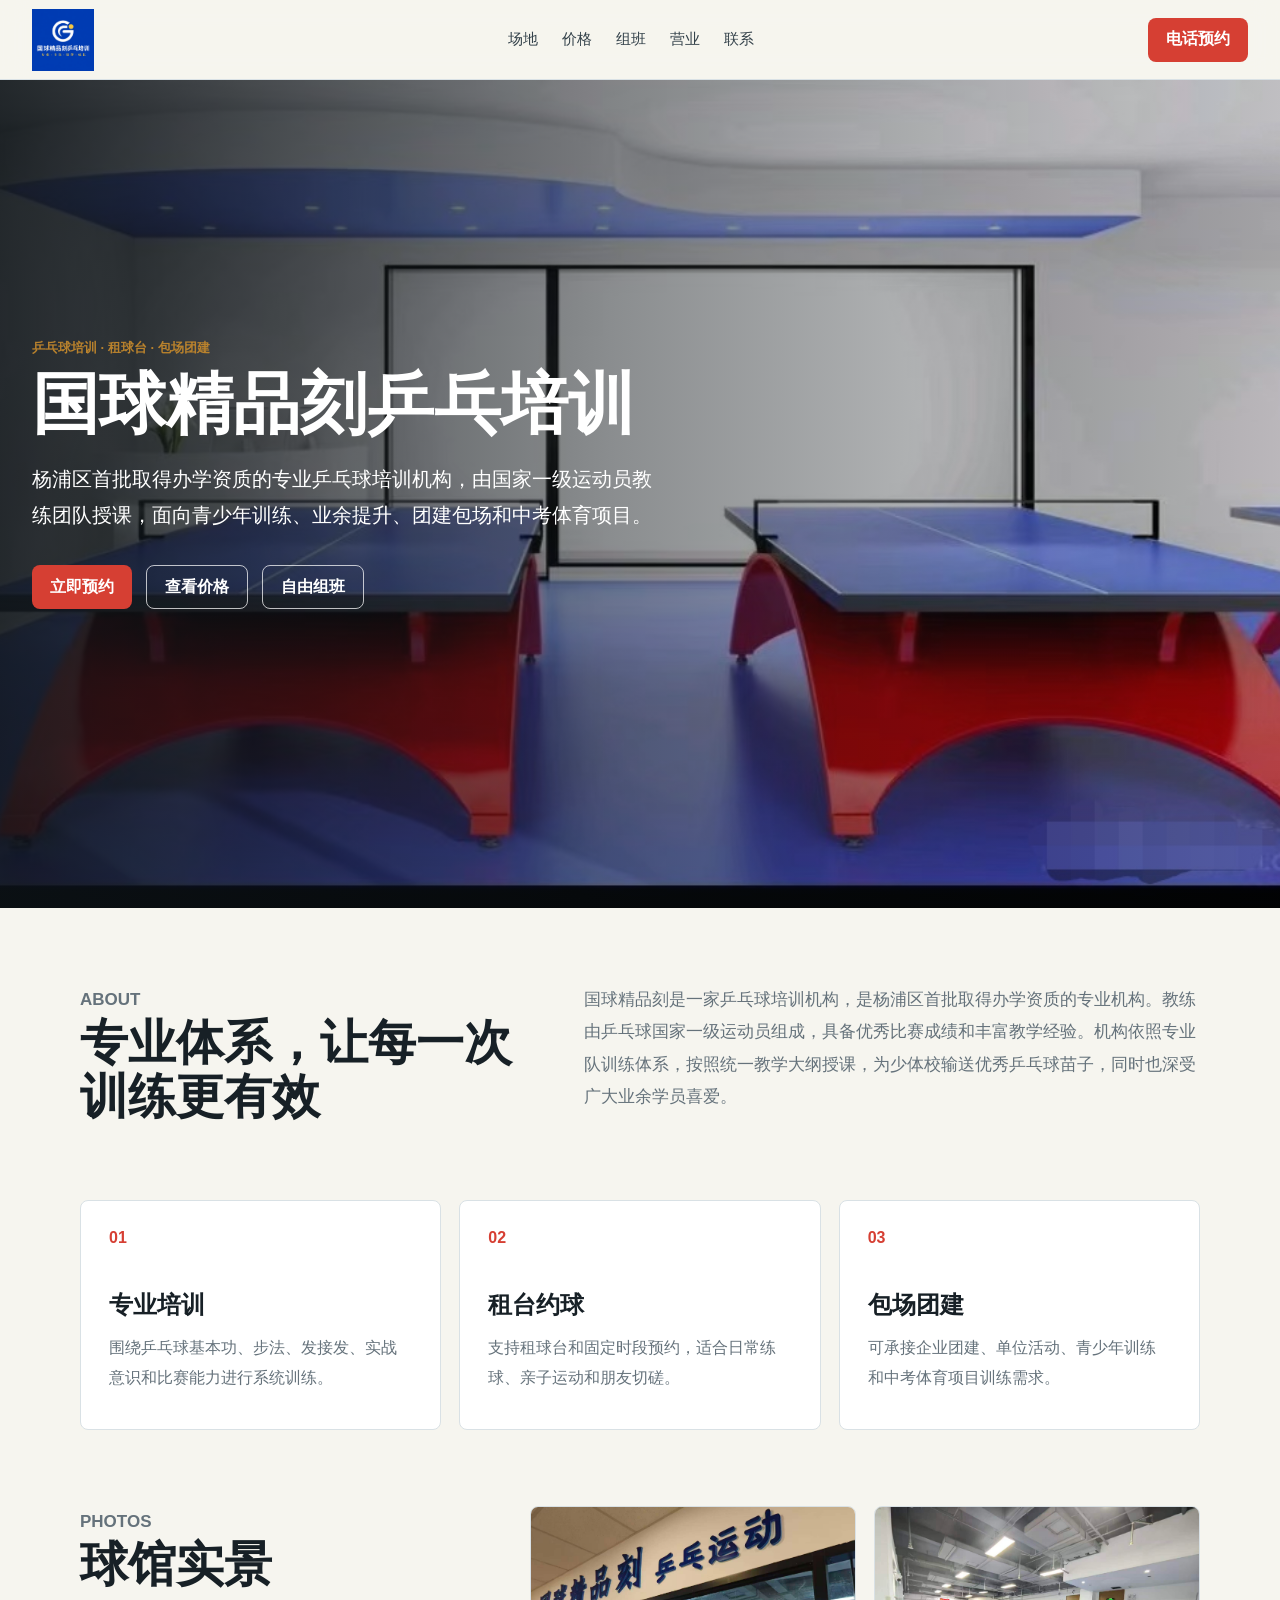
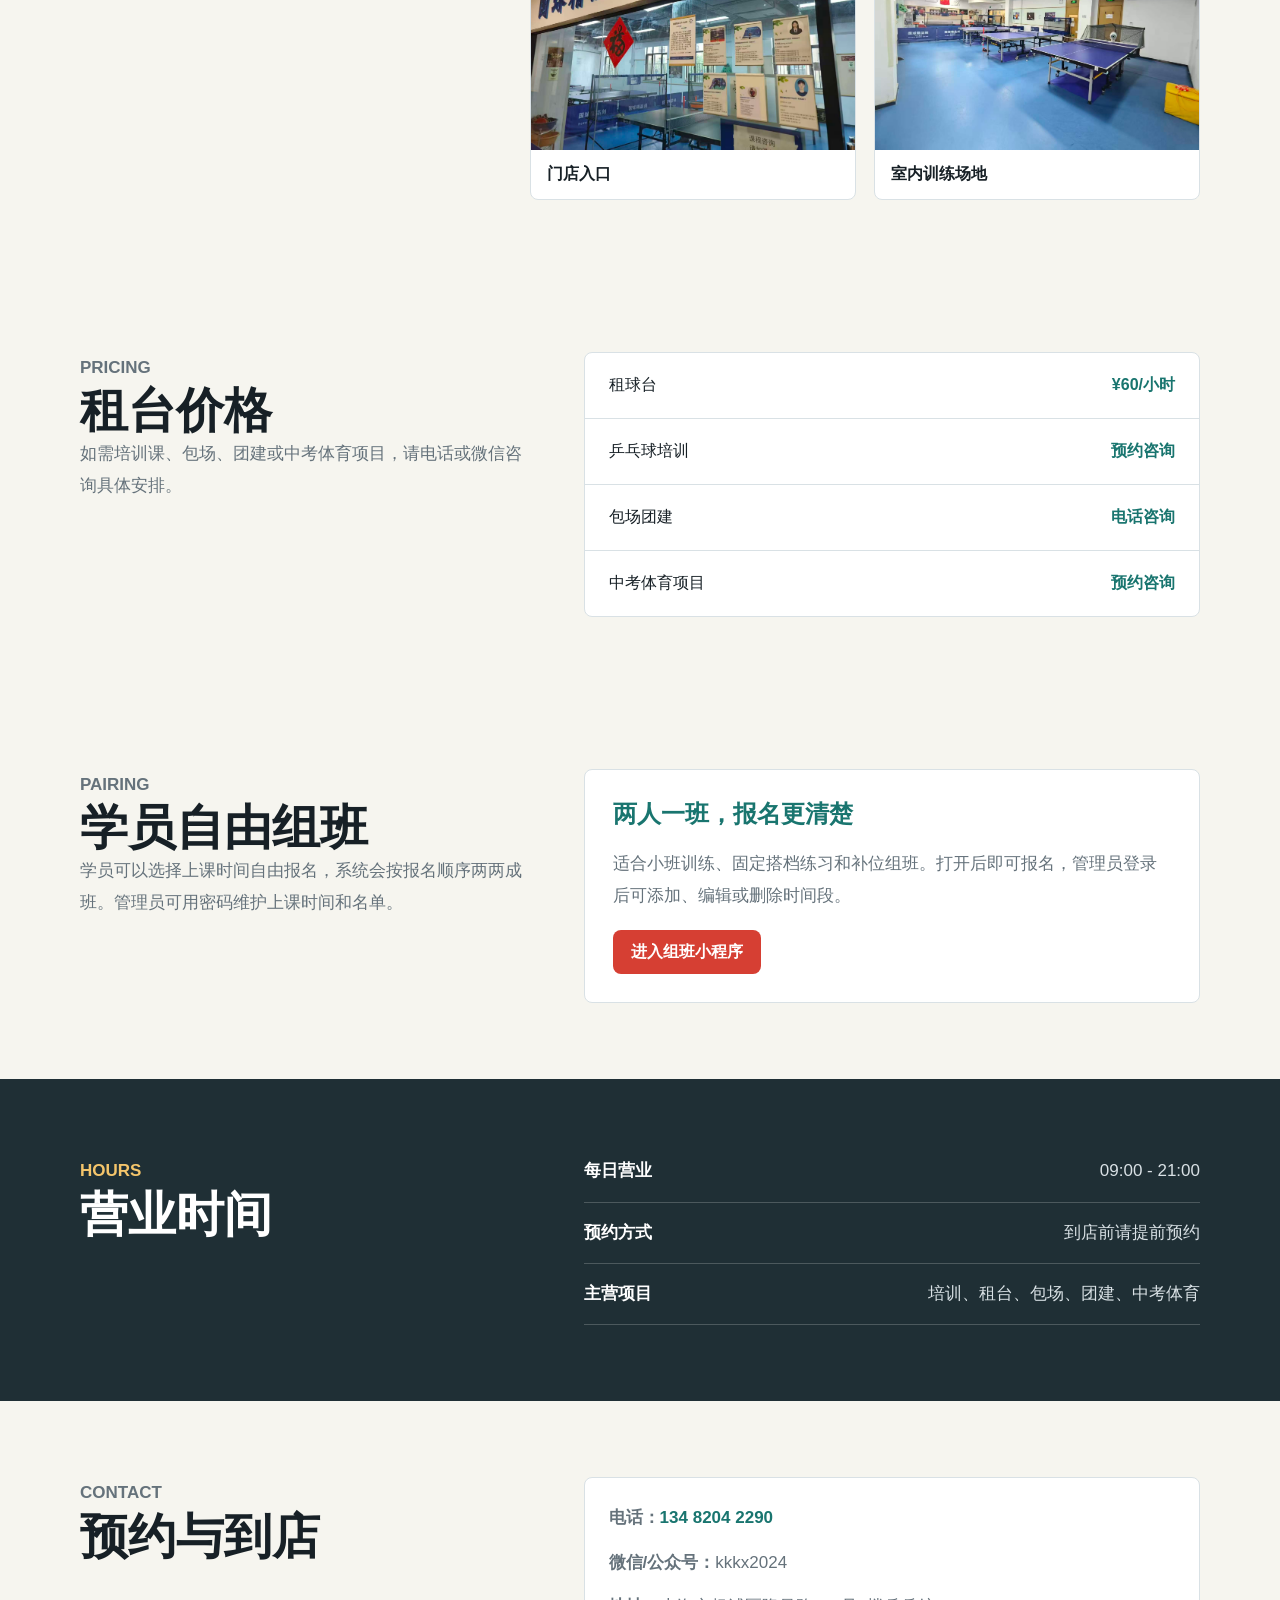
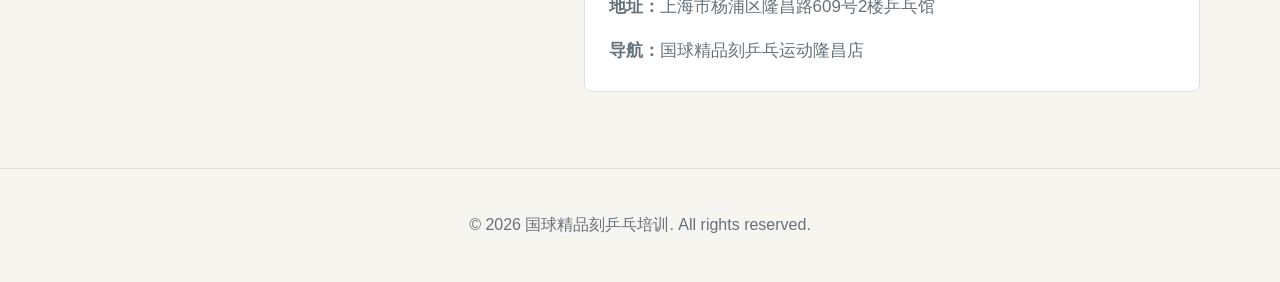
<file: index.html>
<!doctype html>
<html lang="zh-CN">
<head>
  <meta charset="utf-8" />
  <meta name="viewport" content="width=device-width, initial-scale=1" />
  <title>国球精品刻乒乓培训 | 官方网站</title>
  <meta name="description" content="国球精品刻乒乓培训位于上海市杨浦区隆昌路609号2楼，提供乒乓球培训、租球台、包场、团建和中考体育项目。" />
  <link rel="stylesheet" href="styles.css" />
</head>
<body>
  <header class="site-header">
    <a class="brand" href="#top" aria-label="国球精品刻乒乓培训首页">
      <img class="brand-logo" src="assets/logo-square.png" alt="国球精品刻乒乓培训" />
    </a>
    <nav class="nav" aria-label="主导航">
      <a href="#courts">场地</a>
      <a href="#pricing">价格</a>
      <a href="#pairing">组班</a>
      <a href="#hours">营业</a>
      <a href="#contact">联系</a>
    </nav>
    <a class="header-action" href="tel:13482042290">电话预约</a>
  </header>

  <main id="top">
    <section class="hero">
      <img src="assets/hero.jpg" alt="国球精品刻乒乓培训宣传图" />
      <div class="hero-overlay"></div>
      <div class="hero-content">
        <p class="eyebrow">乒乓球培训 · 租球台 · 包场团建</p>
        <h1>国球精品刻乒乓培训</h1>
        <p class="hero-text">杨浦区首批取得办学资质的专业乒乓球培训机构，由国家一级运动员教练团队授课，面向青少年训练、业余提升、团建包场和中考体育项目。</p>
        <div class="hero-actions">
          <a class="primary-button" href="tel:13482042290">立即预约</a>
          <a class="secondary-button" href="#pricing">查看价格</a>
          <a class="secondary-button" href="fenban/">自由组班</a>
        </div>
      </div>
    </section>

    <section class="section intro" aria-label="球馆亮点">
      <div>
        <p class="section-kicker">ABOUT</p>
        <h2>专业体系，让每一次训练更有效</h2>
      </div>
      <p>国球精品刻是一家乒乓球培训机构，是杨浦区首批取得办学资质的专业机构。教练由乒乓球国家一级运动员组成，具备优秀比赛成绩和丰富教学经验。机构依照专业队训练体系，按照统一教学大纲授课，为少体校输送优秀乒乓球苗子，同时也深受广大业余学员喜爱。</p>
    </section>

    <section class="section feature-grid" id="courts">
      <article class="feature-card">
        <span>01</span>
        <h3>专业培训</h3>
        <p>围绕乒乓球基本功、步法、发接发、实战意识和比赛能力进行系统训练。</p>
      </article>
      <article class="feature-card">
        <span>02</span>
        <h3>租台约球</h3>
        <p>支持租球台和固定时段预约，适合日常练球、亲子运动和朋友切磋。</p>
      </article>
      <article class="feature-card">
        <span>03</span>
        <h3>包场团建</h3>
        <p>可承接企业团建、单位活动、青少年训练和中考体育项目训练需求。</p>
      </article>
    </section>

    <section class="section gallery" aria-label="球馆实景">
      <div>
        <p class="section-kicker">PHOTOS</p>
        <h2>球馆实景</h2>
      </div>
      <div class="gallery-grid">
        <figure>
          <img src="assets/entrance.jpg" alt="国球精品刻门头" />
          <figcaption>门店入口</figcaption>
        </figure>
        <figure>
          <img src="assets/interior.jpg" alt="国球精品刻室内场地" />
          <figcaption>室内训练场地</figcaption>
        </figure>
      </div>
    </section>

    <section class="section split" id="pricing">
      <div>
        <p class="section-kicker">PRICING</p>
        <h2>租台价格</h2>
        <p>如需培训课、包场、团建或中考体育项目，请电话或微信咨询具体安排。</p>
      </div>
      <div class="price-list">
        <div class="price-row">
          <span>租球台</span>
          <strong>¥60/小时</strong>
        </div>
        <div class="price-row">
          <span>乒乓球培训</span>
          <strong>预约咨询</strong>
        </div>
        <div class="price-row">
          <span>包场团建</span>
          <strong>电话咨询</strong>
        </div>
        <div class="price-row">
          <span>中考体育项目</span>
          <strong>预约咨询</strong>
        </div>
      </div>
    </section>

    <section class="section pairing-section" id="pairing">
      <div>
        <p class="section-kicker">PAIRING</p>
        <h2>学员自由组班</h2>
        <p>学员可以选择上课时间自由报名，系统会按报名顺序两两成班。管理员可用密码维护上课时间和名单。</p>
      </div>
      <div class="pairing-panel">
        <h3>两人一班，报名更清楚</h3>
        <p>适合小班训练、固定搭档练习和补位组班。打开后即可报名，管理员登录后可添加、编辑或删除时间段。</p>
        <a class="primary-button" href="fenban/">进入组班小程序</a>
      </div>
    </section>

    <section class="section info-band" id="hours">
      <div>
        <p class="section-kicker">HOURS</p>
        <h2>营业时间</h2>
      </div>
      <div class="hours">
        <p><strong>每日营业</strong><span>09:00 - 21:00</span></p>
        <p><strong>预约方式</strong><span>到店前请提前预约</span></p>
        <p><strong>主营项目</strong><span>培训、租台、包场、团建、中考体育</span></p>
      </div>
    </section>

    <section class="section contact" id="contact">
      <div>
        <p class="section-kicker">CONTACT</p>
        <h2>预约与到店</h2>
      </div>
      <div class="contact-panel">
        <p><strong>电话：</strong><a href="tel:13482042290">134 8204 2290</a></p>
        <p><strong>微信/公众号：</strong>kkkx2024</p>
        <p><strong>地址：</strong>上海市杨浦区隆昌路609号2楼乒乓馆</p>
        <p><strong>导航：</strong>国球精品刻乒乓运动隆昌店</p>
      </div>
    </section>
  </main>

  <footer class="site-footer">
    <p>© 2026 国球精品刻乒乓培训. All rights reserved.</p>
  </footer>
</body>
</html>
</file>
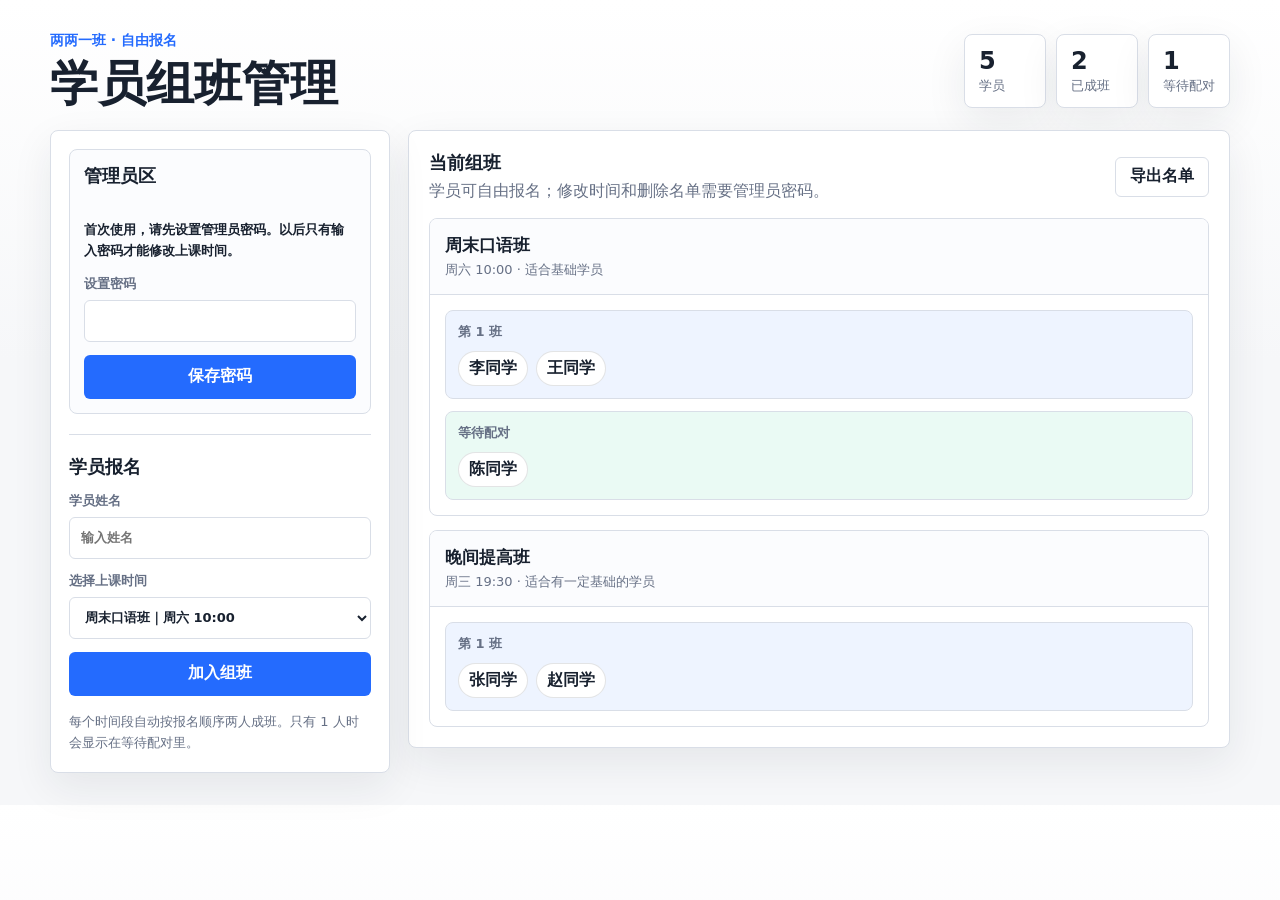
<file: fenban/index.html>
<!doctype html>
<html lang="zh-CN">
  <head>
    <meta charset="utf-8">
    <meta name="viewport" content="width=device-width, initial-scale=1">
    <title>学员自由组班</title>
    <link rel="stylesheet" href="styles.css">
  </head>
  <body>
    <main class="app-shell">
      <section class="topbar" aria-label="组班概览">
        <div>
          <p class="eyebrow">两两一班 · 自由报名</p>
          <h1>学员组班管理</h1>
        </div>
        <div class="summary-grid" aria-label="统计">
          <div>
            <span id="studentCount">0</span>
            <small>学员</small>
          </div>
          <div>
            <span id="classCount">0</span>
            <small>已成班</small>
          </div>
          <div>
            <span id="waitingCount">0</span>
            <small>等待配对</small>
          </div>
        </div>
      </section>

      <section class="workspace">
        <aside class="panel controls-panel" aria-label="操作区">
          <section class="admin-box" aria-label="管理员登录">
            <div class="panel-header">
              <h2>管理员区</h2>
              <button class="icon-button" id="adminLogout" type="button" title="退出管理员" aria-label="退出管理员" hidden>
                <span aria-hidden="true">↪</span>
              </button>
            </div>

            <form id="passwordSetupForm" class="stacked-form" hidden>
              <p class="hint strong-hint">首次使用，请先设置管理员密码。以后只有输入密码才能修改上课时间。</p>
              <label>
                <span>设置密码</span>
                <input id="newAdminPassword" type="password" minlength="4" autocomplete="new-password" required>
              </label>
              <button class="primary-button" type="submit">保存密码</button>
            </form>

            <form id="adminLoginForm" class="stacked-form" hidden>
              <label>
                <span>管理员密码</span>
                <input id="adminPassword" type="password" autocomplete="current-password" required>
              </label>
              <button class="primary-button" type="submit">进入管理</button>
              <p id="adminMessage" class="form-message" role="status"></p>
            </form>
          </section>

          <section id="adminTools" hidden>
            <div class="divider"></div>
            <div class="panel-header">
              <h2>上课时间</h2>
              <button class="icon-button" id="resetDemo" type="button" title="恢复示例数据" aria-label="恢复示例数据">
                <span aria-hidden="true">↺</span>
              </button>
            </div>

            <form id="slotForm" class="stacked-form">
              <label>
                <span>课程名称</span>
                <input id="slotName" type="text" placeholder="例如：周末口语班" required>
              </label>
              <div class="form-row">
                <label>
                  <span>星期</span>
                  <select id="slotDay" required>
                    <option value="周一">周一</option>
                    <option value="周二">周二</option>
                    <option value="周三">周三</option>
                    <option value="周四">周四</option>
                    <option value="周五">周五</option>
                    <option value="周六" selected>周六</option>
                    <option value="周日">周日</option>
                  </select>
                </label>
                <label>
                  <span>时间</span>
                  <input id="slotTime" type="time" value="10:00" required>
                </label>
              </div>
              <label>
                <span>备注</span>
                <input id="slotNote" type="text" placeholder="例如：适合基础学员">
              </label>
              <div class="button-row">
                <button class="primary-button" id="slotSubmit" type="submit">添加时间段</button>
                <button class="secondary-button" id="cancelSlotEdit" type="button" hidden>取消编辑</button>
              </div>
            </form>

            <form id="changePasswordForm" class="stacked-form slim-form">
              <label>
                <span>修改管理员密码</span>
                <input id="changeAdminPassword" type="password" minlength="4" autocomplete="new-password" placeholder="输入新密码" required>
              </label>
              <button class="secondary-button" type="submit">更新密码</button>
              <p id="passwordChangeMessage" class="form-message success-message" role="status"></p>
            </form>
          </section>

          <div class="divider"></div>

          <form id="studentForm" class="stacked-form">
            <h2>学员报名</h2>
            <label>
              <span>学员姓名</span>
              <input id="studentName" type="text" placeholder="输入姓名" required>
            </label>
            <label>
              <span>选择上课时间</span>
              <select id="studentSlot" required></select>
            </label>
            <button class="primary-button" type="submit">加入组班</button>
          </form>

          <p class="hint">每个时间段自动按报名顺序两人成班。只有 1 人时会显示在等待配对里。</p>
        </aside>

        <section class="main-panel" aria-label="组班结果">
          <div class="section-heading">
            <div>
              <h2>当前组班</h2>
              <p>学员可自由报名；修改时间和删除名单需要管理员密码。</p>
            </div>
            <button id="exportData" class="secondary-button" type="button">导出名单</button>
          </div>
          <div id="slotList" class="slot-list"></div>
        </section>
      </section>
    </main>

    <dialog id="exportDialog">
      <form method="dialog">
        <div class="dialog-header">
          <h2>导出名单</h2>
          <button class="icon-button" value="close" aria-label="关闭" title="关闭">×</button>
        </div>
        <textarea id="exportText" readonly></textarea>
        <button class="primary-button" value="close">完成</button>
      </form>
    </dialog>

    <script src="app.js"></script>
  </body>
</html>
</file>
<file: styles.css>
:root {
  --ink: #172026;
  --muted: #65727b;
  --line: #d9e1e5;
  --paper: #f6f5ef;
  --surface: #ffffff;
  --teal: #19756f;
  --red: #d63f33;
  --gold: #b9822d;
}

* {
  box-sizing: border-box;
}

html {
  scroll-behavior: smooth;
}

body {
  margin: 0;
  font-family: Arial, "Microsoft YaHei", sans-serif;
  color: var(--ink);
  background: var(--paper);
}

a {
  color: inherit;
  text-decoration: none;
}

.site-header {
  position: sticky;
  top: 0;
  z-index: 20;
  display: flex;
  align-items: center;
  justify-content: space-between;
  gap: 20px;
  min-height: 80px;
  padding: 0 32px;
  background: rgba(246, 245, 239, 0.94);
  border-bottom: 1px solid var(--line);
  backdrop-filter: blur(12px);
}

.brand {
  display: inline-flex;
  align-items: center;
  min-width: 82px;
}

.brand-logo {
  display: block;
  width: 62px;
  height: 62px;
  object-fit: contain;
}

.nav {
  display: flex;
  gap: 24px;
  font-size: 15px;
  color: #34424a;
}

.nav a:hover {
  color: var(--teal);
}

.header-action,
.primary-button,
.secondary-button {
  display: inline-flex;
  align-items: center;
  justify-content: center;
  min-height: 44px;
  padding: 0 18px;
  border-radius: 8px;
  font-weight: 700;
}

.header-action,
.primary-button {
  color: #fff;
  background: var(--red);
}

.secondary-button {
  color: #fff;
  border: 1px solid rgba(255, 255, 255, 0.72);
}

.hero {
  position: relative;
  min-height: calc(100vh - 72px);
  overflow: hidden;
  display: flex;
  align-items: center;
  padding: 80px 32px 120px;
}

.hero img {
  position: absolute;
  inset: 0;
  width: 100%;
  height: 100%;
  object-fit: cover;
}

.hero-overlay {
  position: absolute;
  inset: 0;
  background: linear-gradient(90deg, rgba(12, 18, 22, 0.88), rgba(12, 18, 22, 0.48) 48%, rgba(12, 18, 22, 0.14));
}

.hero-content {
  position: relative;
  z-index: 1;
  width: min(860px, 100%);
  color: #fff;
}

.eyebrow,
.section-kicker {
  margin: 0 0 14px;
  color: var(--gold);
  font-size: 13px;
  font-weight: 800;
  letter-spacing: 0;
}

.hero h1 {
  margin: 0;
  font-size: clamp(40px, 5.2vw, 68px);
  line-height: 1;
  letter-spacing: 0;
}

.hero-text {
  max-width: 620px;
  margin: 24px 0 0;
  font-size: 20px;
  line-height: 1.8;
}

.hero-actions {
  display: flex;
  flex-wrap: wrap;
  gap: 14px;
  margin-top: 32px;
}

.section {
  width: min(1120px, calc(100% - 40px));
  margin: 0 auto;
  padding: 76px 0;
}

.intro,
.split,
.pairing-section,
.info-band,
.contact {
  display: grid;
  grid-template-columns: 0.85fr 1.15fr;
  gap: 48px;
  align-items: start;
}

.section h2 {
  margin: 0;
  font-size: clamp(30px, 4vw, 48px);
  line-height: 1.12;
}

.section p {
  margin: 0;
  color: var(--muted);
  font-size: 17px;
  line-height: 1.9;
}

.feature-grid {
  display: grid;
  grid-template-columns: repeat(3, 1fr);
  gap: 18px;
  padding-top: 0;
}

.gallery {
  display: grid;
  grid-template-columns: 0.75fr 1.25fr;
  gap: 48px;
  align-items: start;
  padding-top: 0;
}

.gallery-grid {
  display: grid;
  grid-template-columns: repeat(2, minmax(0, 1fr));
  gap: 18px;
}

.gallery figure {
  margin: 0;
  overflow: hidden;
  background: var(--surface);
  border: 1px solid var(--line);
  border-radius: 8px;
}

.gallery img {
  display: block;
  width: 100%;
  aspect-ratio: 4 / 3;
  object-fit: cover;
}

.gallery figcaption {
  padding: 14px 16px;
  color: var(--ink);
  font-weight: 800;
}

.feature-card {
  min-height: 230px;
  padding: 28px;
  background: var(--surface);
  border: 1px solid var(--line);
  border-radius: 8px;
}

.feature-card span {
  color: var(--red);
  font-weight: 800;
}

.feature-card h3 {
  margin: 42px 0 12px;
  font-size: 24px;
}

.feature-card p {
  font-size: 16px;
}

.price-list,
.contact-panel {
  background: var(--surface);
  border: 1px solid var(--line);
  border-radius: 8px;
  overflow: hidden;
}

.price-row {
  display: flex;
  justify-content: space-between;
  gap: 18px;
  padding: 22px 24px;
  border-bottom: 1px solid var(--line);
}

.price-row:last-child {
  border-bottom: 0;
}

.price-row strong {
  color: var(--teal);
  white-space: nowrap;
}

.pairing-section {
  align-items: stretch;
}

.pairing-panel {
  display: grid;
  align-content: start;
  gap: 18px;
  padding: 28px;
  background: var(--surface);
  border: 1px solid var(--line);
  border-radius: 8px;
}

.pairing-panel h3 {
  margin: 0;
  color: var(--teal);
  font-size: 24px;
}

.pairing-panel .primary-button {
  width: fit-content;
}

.info-band {
  width: 100%;
  max-width: none;
  padding: 76px max(20px, calc((100vw - 1120px) / 2));
  color: #fff;
  background: #1f2f35;
}

.info-band .section-kicker,
.info-band p {
  color: #f4c56b;
}

.hours {
  display: grid;
  gap: 14px;
}

.hours p {
  display: flex;
  justify-content: space-between;
  gap: 18px;
  color: #fff;
  border-bottom: 1px solid rgba(255, 255, 255, 0.2);
  padding-bottom: 14px;
}

.hours span {
  color: #d9e1e5;
}

.contact-panel {
  padding: 24px;
}

.contact-panel p + p {
  margin-top: 12px;
}

.contact-panel a {
  color: var(--teal);
  font-weight: 800;
}

.site-footer {
  padding: 30px 20px;
  color: var(--muted);
  text-align: center;
  border-top: 1px solid var(--line);
}

@media (max-width: 760px) {
  .site-header {
    align-items: flex-start;
    flex-wrap: wrap;
    padding: 14px 18px;
  }

  .nav {
    order: 3;
    width: 100%;
    justify-content: space-between;
    gap: 10px;
  }

  .header-action {
    min-height: 38px;
    padding: 0 12px;
    font-size: 14px;
  }

  .brand {
    min-width: 62px;
  }

  .brand-logo {
    width: 52px;
    height: 52px;
  }

  .hero {
    min-height: 680px;
    padding: 72px 20px 104px;
  }

  .hero-overlay {
    background: linear-gradient(180deg, rgba(12, 18, 22, 0.84), rgba(12, 18, 22, 0.45));
  }

  .hero-text {
    font-size: 17px;
  }

  .hero h1 {
    font-size: 34px;
    line-height: 1.12;
  }

  .intro,
  .split,
  .pairing-section,
  .info-band,
  .contact,
  .gallery,
  .feature-grid {
    grid-template-columns: 1fr;
    gap: 24px;
  }

  .gallery-grid {
    grid-template-columns: 1fr;
  }

  .section {
    width: min(100% - 32px, 1120px);
    padding: 56px 0;
  }

  .feature-grid {
    padding-top: 0;
  }

  .price-row,
  .hours p {
    align-items: flex-start;
    flex-direction: column;
    gap: 6px;
  }

  .pairing-panel .primary-button {
    width: 100%;
  }
}
</file>
<file: fenban/styles.css>
:root {
  color-scheme: light;
  --bg: #f6f7f9;
  --surface: #ffffff;
  --ink: #18212f;
  --muted: #667085;
  --line: #d9dee7;
  --brand: #246bfe;
  --brand-deep: #1749b4;
  --accent: #16a085;
  --warn: #c2410c;
  --soft-blue: #eef4ff;
  --soft-green: #eafaf4;
  --shadow: 0 14px 40px rgba(24, 33, 47, 0.08);
}

* {
  box-sizing: border-box;
}

body {
  margin: 0;
  min-width: 320px;
  background:
    linear-gradient(180deg, #ffffff 0, var(--bg) 360px),
    var(--bg);
  color: var(--ink);
  font-family: "Microsoft YaHei", "PingFang SC", system-ui, sans-serif;
}

button,
input,
select,
textarea {
  font: inherit;
}

button {
  cursor: pointer;
}

.app-shell {
  width: min(1180px, calc(100% - 32px));
  margin: 0 auto;
  padding: 32px 0;
}

.topbar {
  display: flex;
  align-items: end;
  justify-content: space-between;
  gap: 24px;
  margin-bottom: 22px;
}

.eyebrow {
  margin: 0 0 8px;
  color: var(--brand);
  font-size: 14px;
  font-weight: 700;
}

h1,
h2,
p {
  margin-top: 0;
}

h1 {
  margin-bottom: 0;
  font-size: clamp(30px, 5vw, 48px);
  line-height: 1.05;
  letter-spacing: 0;
}

h2 {
  margin-bottom: 0;
  font-size: 18px;
}

.summary-grid {
  display: grid;
  grid-template-columns: repeat(3, minmax(82px, 1fr));
  gap: 10px;
}

.summary-grid div {
  min-height: 72px;
  padding: 12px 14px;
  border: 1px solid var(--line);
  border-radius: 8px;
  background: var(--surface);
  box-shadow: var(--shadow);
}

.summary-grid span {
  display: block;
  font-size: 24px;
  font-weight: 800;
}

.summary-grid small {
  color: var(--muted);
}

.workspace {
  display: grid;
  grid-template-columns: 340px 1fr;
  gap: 18px;
  align-items: start;
}

.panel,
.main-panel {
  border: 1px solid var(--line);
  border-radius: 8px;
  background: var(--surface);
  box-shadow: var(--shadow);
}

.controls-panel {
  position: sticky;
  top: 16px;
  padding: 18px;
}

.main-panel {
  min-height: 580px;
  padding: 20px;
}

.panel-header,
.section-heading,
.dialog-header {
  display: flex;
  align-items: center;
  justify-content: space-between;
  gap: 14px;
}

.section-heading {
  margin-bottom: 16px;
}

.section-heading p {
  margin: 6px 0 0;
  color: var(--muted);
}

.stacked-form {
  display: grid;
  gap: 13px;
  margin-top: 16px;
}

.slim-form {
  margin-top: 20px;
  padding-top: 16px;
  border-top: 1px solid var(--line);
}

.form-row {
  display: grid;
  grid-template-columns: 1fr 1fr;
  gap: 10px;
}

.button-row {
  display: grid;
  grid-template-columns: 1fr auto;
  gap: 10px;
}

label {
  display: grid;
  gap: 7px;
  color: var(--muted);
  font-size: 13px;
  font-weight: 700;
}

input,
select,
textarea {
  width: 100%;
  min-height: 42px;
  border: 1px solid var(--line);
  border-radius: 6px;
  background: #fff;
  color: var(--ink);
  padding: 9px 11px;
  outline: none;
}

input:focus,
select:focus,
textarea:focus {
  border-color: var(--brand);
  box-shadow: 0 0 0 3px rgba(36, 107, 254, 0.14);
}

.primary-button,
.secondary-button,
.danger-button,
.icon-button {
  border: 0;
  border-radius: 6px;
  font-weight: 800;
}

.primary-button {
  min-height: 44px;
  background: var(--brand);
  color: #fff;
}

.primary-button:hover {
  background: var(--brand-deep);
}

.secondary-button {
  min-height: 40px;
  padding: 0 14px;
  border: 1px solid var(--line);
  background: #fff;
  color: var(--ink);
}

.compact-button {
  min-height: 34px;
  padding: 0 10px;
}

.danger-button {
  min-height: 34px;
  padding: 0 10px;
  background: #fff7ed;
  color: var(--warn);
}

.icon-button {
  width: 36px;
  height: 36px;
  background: #eef2f7;
  color: var(--ink);
  font-size: 20px;
}

.divider {
  height: 1px;
  margin: 20px 0;
  background: var(--line);
}

.hint {
  margin: 16px 0 0;
  color: var(--muted);
  font-size: 13px;
  line-height: 1.6;
}

.strong-hint {
  margin-bottom: 0;
  color: var(--ink);
  font-weight: 700;
}

.form-message {
  min-height: 20px;
  margin: -4px 0 0;
  color: var(--warn);
  font-size: 13px;
  font-weight: 700;
}

.success-message {
  color: var(--accent);
}

.admin-box {
  border: 1px solid var(--line);
  border-radius: 8px;
  background: #fbfcfe;
  padding: 14px;
}

[hidden] {
  display: none !important;
}

.slot-list {
  display: grid;
  gap: 14px;
}

.slot-card {
  border: 1px solid var(--line);
  border-radius: 8px;
  overflow: hidden;
}

.slot-title {
  display: flex;
  align-items: center;
  justify-content: space-between;
  gap: 12px;
  padding: 15px;
  background: #fbfcfe;
  border-bottom: 1px solid var(--line);
}

.slot-title strong {
  display: block;
  font-size: 17px;
}

.slot-title span {
  display: block;
  margin-top: 4px;
  color: var(--muted);
  font-size: 13px;
}

.slot-actions {
  display: flex;
  flex-wrap: wrap;
  justify-content: flex-end;
  gap: 8px;
}

.slot-body {
  display: grid;
  gap: 12px;
  padding: 15px;
}

.class-grid {
  display: grid;
  grid-template-columns: repeat(auto-fit, minmax(220px, 1fr));
  gap: 10px;
}

.class-card,
.waiting-card {
  border: 1px solid var(--line);
  border-radius: 8px;
  padding: 12px;
}

.class-card {
  background: var(--soft-blue);
}

.waiting-card {
  background: var(--soft-green);
}

.card-kicker {
  display: flex;
  align-items: center;
  justify-content: space-between;
  margin-bottom: 10px;
  color: var(--muted);
  font-size: 13px;
  font-weight: 800;
}

.student-pair {
  display: flex;
  flex-wrap: wrap;
  gap: 8px;
}

.student-chip {
  display: inline-flex;
  align-items: center;
  min-height: 32px;
  padding: 6px 10px;
  border-radius: 999px;
  background: #fff;
  border: 1px solid rgba(24, 33, 47, 0.12);
  font-weight: 700;
}

.empty-state {
  display: grid;
  place-items: center;
  min-height: 300px;
  border: 1px dashed var(--line);
  border-radius: 8px;
  color: var(--muted);
  text-align: center;
  padding: 24px;
}

dialog {
  width: min(680px, calc(100% - 32px));
  border: 0;
  border-radius: 8px;
  box-shadow: 0 24px 80px rgba(24, 33, 47, 0.25);
}

dialog::backdrop {
  background: rgba(24, 33, 47, 0.42);
}

dialog form {
  display: grid;
  gap: 14px;
}

textarea {
  min-height: 320px;
  resize: vertical;
  line-height: 1.6;
}

@media (max-width: 820px) {
  .app-shell {
    width: min(100% - 20px, 680px);
    padding: 20px 0;
  }

  .topbar,
  .workspace {
    display: grid;
  }

  .summary-grid {
    grid-template-columns: repeat(3, 1fr);
  }

  .workspace {
    grid-template-columns: 1fr;
  }

  .controls-panel {
    position: static;
  }
}

@media (max-width: 520px) {
  .summary-grid,
  .form-row,
  .button-row {
    grid-template-columns: 1fr;
  }

  .section-heading,
  .slot-title {
    align-items: stretch;
    flex-direction: column;
  }

  .slot-actions {
    justify-content: stretch;
  }

  .slot-actions button {
    flex: 1;
  }

  .secondary-button {
    width: 100%;
  }
}
</file>
